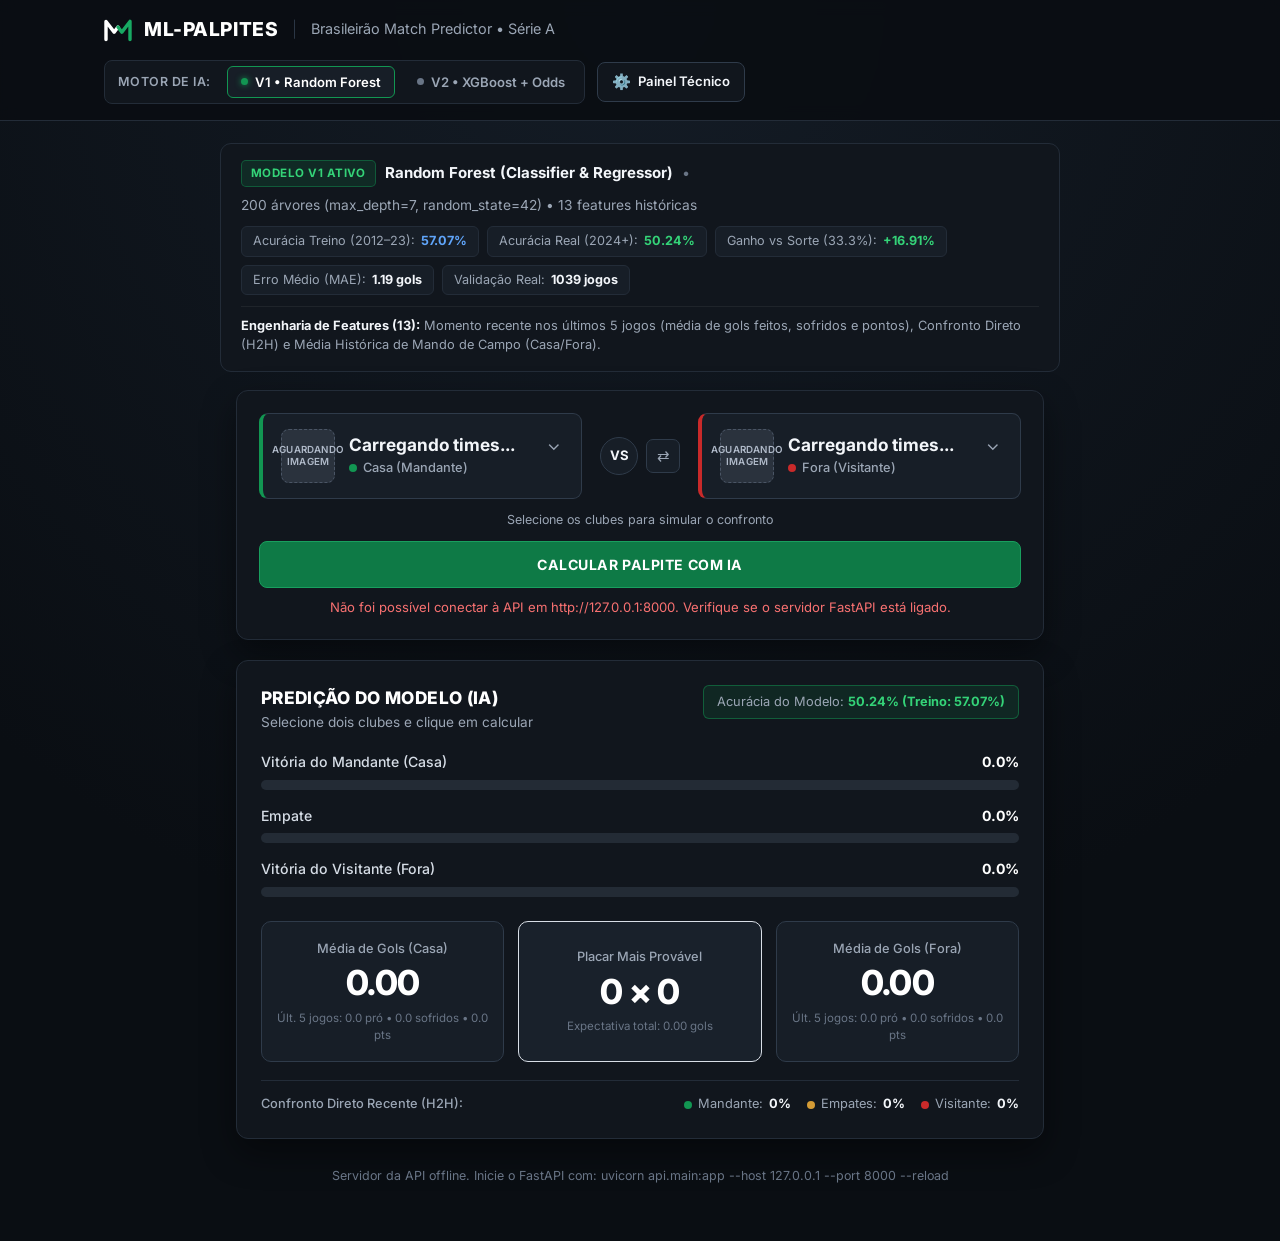
<file: frontend/index.html>
<!DOCTYPE html>
<html lang="pt-BR">
<head>
    <meta charset="UTF-8" />
    <meta name="viewport" content="width=device-width, initial-scale=1.0" />
    <title>ML-Palpites | Simulador Preditivo do Brasileirão (IA)</title>
    <!-- Fonte Inter para visual Editorial Esportivo de alto contraste -->
    <link rel="preconnect" href="https://fonts.googleapis.com" />
    <link rel="preconnect" href="https://fonts.gstatic.com" crossorigin />
    <link href="https://fonts.googleapis.com/css2?family=Inter:wght@400;500;600;700;800&display=swap" rel="stylesheet" />
    <link rel="stylesheet" href="estilo.css" />
</head>
<body>

    <!-- ==================== CABEÇALHO SUPERIOR ==================== -->
    <header class="cabecalho-topo">
        <div class="cabecalho-conteudo">
            <div class="marca-container">
                <!-- Ícone M geométrico inspirado no mockup -->
                <svg class="icone-marca" viewBox="0 0 32 28" fill="none" xmlns="http://www.w3.org/2000/svg" aria-hidden="true">
                    <path d="M2 25V4L11.5 16.5L16 10.5" stroke="#FFFFFF" stroke-width="4" stroke-linecap="round" stroke-linejoin="round"/>
                    <path d="M16 10.5L20.5 16.5L30 4V25" stroke="#18A963" stroke-width="4" stroke-linecap="round" stroke-linejoin="round"/>
                </svg>
                <span class="titulo-marca">ML-PALPITES</span>
                <span class="divisor-marca">|</span>
                <span class="subtitulo-marca">Brasileirão Match Predictor • Série A</span>
            </div>

            <!-- Seletor de Versão do Modelo (V1 vs V2) e Atalho ao Painel Técnico -->
            <div class="acoes-cabecalho">
                <div class="seletor-versao-container" role="group" aria-label="Selecionar Versão do Modelo de IA">
                    <span class="rotulo-seletor-versao">Motor de IA:</span>
                    <button type="button" id="btn-versao-v1" class="botao-versao ativo" onclick="selecionarVersaoModelo('v1')">
                        <span class="ponto-versao"></span>
                        V1 • Random Forest
                    </button>
                    <button type="button" id="btn-versao-v2" class="botao-versao" onclick="selecionarVersaoModelo('v2')">
                        <span class="ponto-versao"></span>
                        V2 • XGBoost + Odds
                    </button>
                </div>

                <a href="painel_tecnico.html" id="link-painel-tecnico" class="botao-painel-tecnico" title="Acessar comparativo de Regra Fixa, Forecast e Ficha Técnica">
                    <span class="icone-painel">⚙️</span>
                    Painel Técnico
                </a>
            </div>
        </div>
    </header>

    <!-- ==================== FICHA TÉCNICA COMPLETA DO MODELO ATIVO ==================== -->
    <section class="faixa-ficha-modelo" aria-label="Especificação Completa do Modelo de Machine Learning">
        <div class="ficha-topo-linha">
            <span class="badge-versao" id="ficha-badge-versao">MODELO V1 ATIVO</span>
            <strong class="ficha-algoritmo" id="ficha-nome-algoritmo">Random Forest (Classifier &amp; Regressor)</strong>
            <span class="ficha-separador">•</span>
            <span class="ficha-detalhes" id="ficha-parametros">200 árvores (max_depth=7) • 13 features históricas</span>
        </div>

        <!-- Pílulas de Métricas Completas do Modelo -->
        <div class="ficha-grade-pilulas">
            <div class="pilula-metrica" title="Taxa de acerto do modelo durante o aprendizado nos dados de 2012 a 2023">
                <span class="metrica-rotulo">Acurácia Treino (2012–23):</span>
                <strong class="metrica-valor destaque-azul" id="ficha-acuracia-treino">57.07%</strong>
            </div>
            <div class="pilula-metrica" title="Taxa de acerto em jogos reais inéditos de 2024 em diante">
                <span class="metrica-rotulo">Acurácia Real (2024+):</span>
                <strong class="metrica-valor destaque-verde" id="ficha-acuracia">50.24%</strong>
            </div>
            <div class="pilula-metrica" title="Vantagem da IA sobre o chute aleatório de 3 resultados (33.33%)">
                <span class="metrica-rotulo">Ganho vs Sorte (33.3%):</span>
                <strong class="metrica-valor destaque-verde" id="ficha-ganho-sorte">+16.91%</strong>
            </div>
            <div class="pilula-metrica" title="Erro médio absoluto na previsão do total de gols da partida">
                <span class="metrica-rotulo">Erro Médio (MAE):</span>
                <strong class="metrica-valor" id="ficha-erro-gols">1.19 gols</strong>
            </div>
            <div class="pilula-metrica" title="Quantidade de partidas reais de 2024+ usadas na validação">
                <span class="metrica-rotulo">Validação Real:</span>
                <strong class="metrica-valor" id="ficha-total-jogos">1039 jogos</strong>
            </div>
        </div>

        <p class="ficha-descricao-features" id="ficha-explicacao-features">
            <strong>Engenharia de Features:</strong> Momento recente (últimos 5 jogos: GF, GA, Pts), Confronto Direto (H2H) e Média Histórica de Mando de Campo.
        </p>
    </section>

    <!-- ==================== CONTEÚDO PRINCIPAL ==================== -->
    <main class="container-principal">

        <!-- 1. CARD DE SELEÇÃO DE CONFRONTO -->
        <section class="card-painel card-selecao" aria-label="Seleção de Confronto">
            <div class="grade-selecao-times">

                <!-- Lado Esquerdo: Time Mandante (CASA = VERDE) -->
                <div class="caixa-time caixa-mandante">
                    <div class="quadrado-imagem-placeholder" aria-label="Espaço para o escudo do time mandante">
                        <span>Aguardando<br/>imagem</span>
                    </div>
                    <div class="info-seletor-time">
                        <div class="envelope-select">
                            <select id="select-time-casa" class="select-clube" aria-label="Selecionar Time Mandante" onchange="aoTrocarTimeSelecionado()">
                                <option value="">Carregando times...</option>
                            </select>
                            <span class="seta-select" aria-hidden="true">⌄</span>
                        </div>
                        <span class="tag-mando tag-casa">
                            <span class="bolinha-cor bolinha-verde"></span>
                            Casa (Mandante)
                        </span>
                    </div>
                </div>

                <!-- Divisor Central Compacto: VS e Botão Inverter (não espreme os cards laterais) -->
                <div class="divisor-central-vs">
                    <div class="linha-vs-controles">
                        <div class="circulo-vs">VS</div>
                        <button type="button" id="btn-inverter-times" class="botao-inverter" onclick="inverterTimesSelecionados()" title="Inverter Mandante e Visitante">
                            ⇄
                        </button>
                    </div>
                </div>

                <!-- Lado Direito: Time Visitante (FORA = VERMELHO) -->
                <div class="caixa-time caixa-visitante">
                    <div class="quadrado-imagem-placeholder" aria-label="Espaço para o escudo do time visitante">
                        <span>Aguardando<br/>imagem</span>
                    </div>
                    <div class="info-seletor-time">
                        <div class="envelope-select">
                            <select id="select-time-fora" class="select-clube" aria-label="Selecionar Time Visitante" onchange="aoTrocarTimeSelecionado()">
                                <option value="">Carregando times...</option>
                            </select>
                            <span class="seta-select" aria-hidden="true">⌄</span>
                        </div>
                        <span class="tag-mando tag-fora">
                            <span class="bolinha-cor bolinha-vermelha"></span>
                            Fora (Visitante)
                        </span>
                    </div>
                </div>

            </div>

            <!-- Linha informativa do confronto centralizada abaixo dos cards -->
            <div class="resumo-confronto-barra" id="legenda-mando-campo">
                Selecione os clubes para simular o confronto
            </div>

            <!-- Botão de Execução -->
            <button type="button" id="btn-calcular-palpite" class="botao-calcular" onclick="calcularPalpiteComIA()">
                CALCULAR PALPITE COM IA
            </button>

            <!-- Mensagem de erro / aviso (oculta por padrão) -->
            <p id="mensagem-alerta" class="mensagem-alerta oculto"></p>
        </section>

        <!-- 2. CARD DE PREDIÇÃO DO MODELO (IA) -->
        <section id="secao-predicao" class="card-painel card-predicao" aria-live="polite">
            <div class="cabecalho-predicao">
                <div>
                    <h1 class="titulo-predicao">PREDIÇÃO DO MODELO (IA)</h1>
                    <p class="subtitulo-palpite" id="texto-palpite-ia">Selecione dois clubes e clique em calcular</p>
                </div>
                <div class="badge-confianca confianca-alta" id="badge-confianca-ia">
                    Acurácia do Modelo: <strong id="valor-confianca-ia">50.24% (Treino: 57.07%)</strong>
                </div>
            </div>

            <!-- Barras Horizontais de Probabilidade -->
            <div class="lista-barras-probabilidade">

                <!-- Barra 1: Vitória Mandante (SEMPRE VERDE) -->
                <div class="item-barra">
                    <div class="topo-barra">
                        <span class="rotulo-barra" id="rotulo-barra-casa">Vitória do Mandante (Casa)</span>
                        <strong class="percentual-barra" id="pct-barra-casa">0.0%</strong>
                    </div>
                    <div class="trilha-barra">
                        <div class="preenchimento-barra barra-casa-verde" id="barra-progresso-casa" style="width: 0%;"></div>
                    </div>
                </div>

                <!-- Barra 2: Empate (SEMPRE ÂMBAR / DOURADO) -->
                <div class="item-barra">
                    <div class="topo-barra">
                        <span class="rotulo-barra">Empate</span>
                        <strong class="percentual-barra" id="pct-barra-empate">0.0%</strong>
                    </div>
                    <div class="trilha-barra">
                        <div class="preenchimento-barra barra-empate-ambar" id="barra-progresso-empate" style="width: 0%;"></div>
                    </div>
                </div>

                <!-- Barra 3: Vitória Visitante (SEMPRE VERMELHO) -->
                <div class="item-barra">
                    <div class="topo-barra">
                        <span class="rotulo-barra" id="rotulo-barra-fora">Vitória do Visitante (Fora)</span>
                        <strong class="percentual-barra" id="pct-barra-fora">0.0%</strong>
                    </div>
                    <div class="trilha-barra">
                        <div class="preenchimento-barra barra-fora-vermelho" id="barra-progresso-fora" style="width: 0%;"></div>
                    </div>
                </div>

            </div>

            <!-- Grade Inferior: 3 Caixas de Métricas (Fiel ao Mockup) -->
            <div class="grade-metricas-inferiores">

                <!-- Card 1: Média de Gols Mandante -->
                <div class="card-metrica-jogo">
                    <span class="titulo-card-metrica" id="titulo-media-casa">Média de Gols (Casa)</span>
                    <strong class="numero-card-metrica" id="valor-media-casa">0.00</strong>
                    <span class="detalhe-card-metrica" id="detalhe-raiox-casa">Últ. 5 jogos: 0.0 pró • 0.0 sofridos • 0.0 pts</span>
                </div>

                <!-- Card 2: Placar Mais Provável (Destaque Central com Borda Clara) -->
                <div class="card-metrica-jogo card-placar-destaque">
                    <span class="titulo-card-metrica">Placar Mais Provável</span>
                    <strong class="numero-card-metrica" id="valor-placar-provavel">0 × 0</strong>
                    <span class="detalhe-card-metrica" id="detalhe-total-gols">Expectativa total: 0.00 gols</span>
                </div>

                <!-- Card 3: Média de Gols Visitante -->
                <div class="card-metrica-jogo">
                    <span class="titulo-card-metrica" id="titulo-media-fora">Média de Gols (Fora)</span>
                    <strong class="numero-card-metrica" id="valor-media-fora">0.00</strong>
                    <span class="detalhe-card-metrica" id="detalhe-raiox-fora">Últ. 5 jogos: 0.0 pró • 0.0 sofridos • 0.0 pts</span>
                </div>

            </div>

            <!-- Faixa de Retrospecto Direto (H2H) -->
            <div class="faixa-retrospecto-h2h">
                <span class="titulo-h2h">Confronto Direto Recente (H2H):</span>
                <div class="itens-h2h">
                    <span class="item-h2h"><span class="bolinha-cor bolinha-verde"></span> Mandante: <strong id="h2h-casa-pct">0%</strong></span>
                    <span class="item-h2h"><span class="bolinha-cor bolinha-ambar"></span> Empates: <strong id="h2h-empate-pct">0%</strong></span>
                    <span class="item-h2h"><span class="bolinha-cor bolinha-vermelha"></span> Visitante: <strong id="h2h-fora-pct">0%</strong></span>
                </div>
            </div>
        </section>

        <!-- 3. RODAPÉ DE TRANSPARÊNCIA E DESEMPENHO DA IA -->
        <footer class="rodape-transparencia" id="rodape-metricas-ia">
            Carregando métricas de validação em dados reais (2024+)...
        </footer>

    </main>

    <!-- Script de integração com a API FastAPI -->
    <script src="app.js"></script>
</body>
</html>
</file>
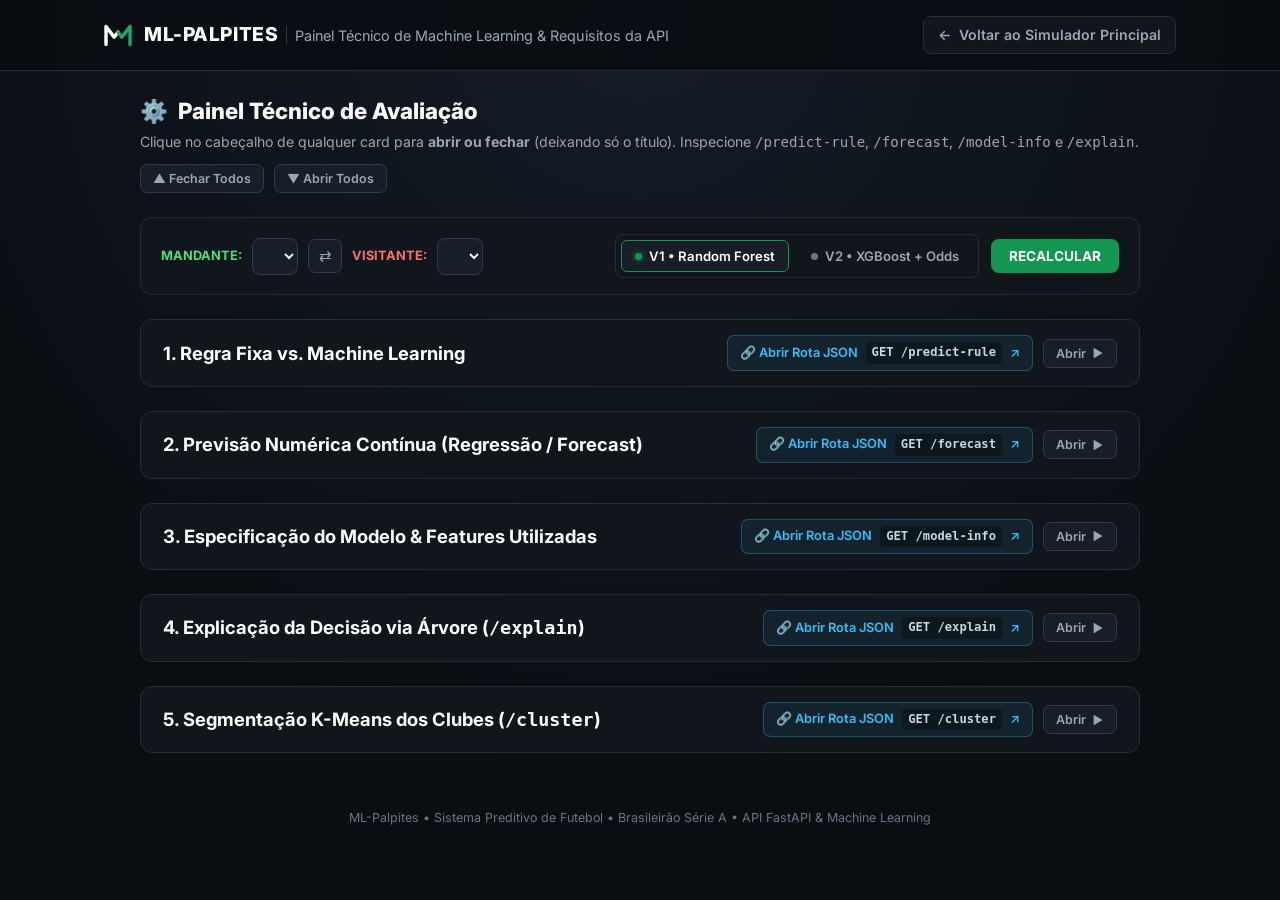
<file: frontend/painel_tecnico.html>
<!DOCTYPE html>
<html lang="pt-BR">
<head>
    <meta charset="UTF-8" />
    <meta name="viewport" content="width=device-width, initial-scale=1.0" />
    <title>ML-Palpites | Painel Técnico e Diagnóstico de Modelos (IA)</title>
    <!-- Fonte Inter para padrão visual Editorial Esportivo -->
    <link rel="preconnect" href="https://fonts.googleapis.com" />
    <link rel="preconnect" href="https://fonts.gstatic.com" crossorigin />
    <link href="https://fonts.googleapis.com/css2?family=Inter:wght@400;500;600;700;800&display=swap" rel="stylesheet" />
    <link rel="stylesheet" href="estilo.css" />
</head>
<body>

    <!-- ==================== CABEÇALHO SUPERIOR ==================== -->
    <header class="cabecalho-topo">
        <div class="cabecalho-conteudo">
            <div class="marca-container">
                <svg class="icone-marca" viewBox="0 0 32 28" fill="none" xmlns="http://www.w3.org/2000/svg" aria-hidden="true">
                    <path d="M2 25V4L11.5 16.5L16 10.5" stroke="#FFFFFF" stroke-width="4" stroke-linecap="round" stroke-linejoin="round"/>
                    <path d="M16 10.5L20.5 16.5L30 4V25" stroke="#18A963" stroke-width="4" stroke-linecap="round" stroke-linejoin="round"/>
                </svg>
                <div>
                    <span class="titulo-marca">ML-PALPITES</span>
                    <span class="divisor-marca">|</span>
                    <span class="subtitulo-marca">Painel Técnico de Machine Learning &amp; Requisitos da API</span>
                </div>
            </div>

            <!-- Botão para voltar à página principal -->
            <a href="index.html" class="botao-voltar" id="btn-voltar-simulador" title="Retornar ao Simulador Principal de Partidas">
                <span>←</span> Voltar ao Simulador Principal
            </a>
        </div>
    </header>

    <!-- ==================== CONTEÚDO PRINCIPAL ==================== -->
    <main class="container-painel-tecnico">

        <!-- Barra de Título e Contexto -->
        <div class="barra-retorno">
            <div>
                <h1 class="titulo-pagina-tecnica">
                    <span>⚙️</span> Painel Técnico de Avaliação
                </h1>
                <p class="subtitulo-pagina-tecnica">
                    Clique no cabeçalho de qualquer card para <strong>abrir ou fechar</strong> (deixando só o título). Inspecione <code>/predict-rule</code>, <code>/forecast</code>, <code>/model-info</code> e <code>/explain</code>.
                </p>
            </div>
            <div class="acoes-topo-card">
                <button type="button" class="botao-abre-fecha-card" onclick="alternarTodosOsCards(false)" title="Deixar todos os cards apenas com o título">
                    ▲ Fechar Todos
                </button>
                <button type="button" class="botao-abre-fecha-card" onclick="alternarTodosOsCards(true)" title="Abrir todos os cards">
                    ▼ Abrir Todos
                </button>
            </div>
        </div>

        <!-- FAIXA DE CONTROLE: SELEÇÃO RÁPIDA DE CONFRONTO E VERSÃO DO MODELO -->
        <section class="faixa-controle-painel" aria-label="Controle de Simulação">
            <div class="grupo-controles-times">
                <label for="select-painel-casa" style="font-size: 0.8rem; font-weight: 700; color: #4ade80;">MANDANTE:</label>
                <select id="select-painel-casa" class="select-painel" onchange="aoTrocarTimePainel()"></select>

                <button type="button" class="botao-inverter" onclick="inverterTimesPainel()" title="Inverter Mando de Campo" style="padding: 6px 10px;">
                    ⇄
                </button>

                <label for="select-painel-fora" style="font-size: 0.8rem; font-weight: 700; color: #f87171;">VISITANTE:</label>
                <select id="select-painel-fora" class="select-painel" onchange="aoTrocarTimePainel()"></select>
            </div>

            <!-- Seletor de Versão -->
            <div class="acoes-cabecalho">
                <div class="seletor-versao-container" role="group" aria-label="Selecionar Motor de IA">
                    <button type="button" id="btn-painel-v1" class="botao-versao ativo" onclick="selecionarVersaoPainel('v1')">
                        <span class="ponto-versao"></span>
                        V1 • Random Forest
                    </button>
                    <button type="button" id="btn-painel-v2" class="botao-versao" onclick="selecionarVersaoPainel('v2')">
                        <span class="ponto-versao"></span>
                        V2 • XGBoost + Odds
                    </button>
                </div>

                <button type="button" class="botao-recalcular-painel" onclick="executarDiagnosticoCompleto()">
                    RECALCULAR
                </button>
            </div>
        </section>

        <!-- ==================== CARD 1: REGRA FIXA VS MACHINE LEARNING (/predict-rule) ==================== -->
        <section class="card-secao-tecnica recolhido" id="card-predict-rule" aria-label="Comparativo Regra Fixa vs ML">
            <div class="topo-card-tecnico" onclick="alternarCardTecnico('card-predict-rule')">
                <div>
                    <h2 class="titulo-card-tecnico">1. Regra Fixa vs. Machine Learning</h2>
                    <p class="descricao-card-tecnico">
                        Comparação direta do mesmo confronto resolvido por uma regra heurística fixa (<code>if / else</code> manual) contra os modelos de Machine Learning.
                    </p>
                </div>
                <div class="acoes-topo-card">
                    <a id="link-externo-predict-rule" href="http://127.0.0.1:8000/predict-rule?time_casa=Palmeiras&time_fora=Flamengo%20RJ&versao=v1" target="_blank" rel="noopener noreferrer" class="link-rota-externa" onclick="event.stopPropagation()" title="Abrir JSON puro desta rota diretamente em uma nova aba do navegador">
                        <span>🔗 Abrir Rota JSON</span>
                        <span class="url-rota-tag" id="tag-url-predict-rule">GET /predict-rule</span>
                        <span>↗</span>
                    </a>
                    <button type="button" class="botao-abre-fecha-card" aria-label="Alternar exibição do card">
                        <span class="texto-abre-fecha">Abrir</span>
                        <span class="seta-abre-fecha">▼</span>
                    </button>
                </div>
            </div>

            <div class="corpo-card-tecnico">
                <!-- Indicador de Concordância -->
                <div style="display: flex; align-items: center; justify-content: space-between; flex-wrap: wrap; gap: 8px;">
                    <span style="font-size: 0.85rem; color: var(--texto-secundario);">
                        Confronto avaliado: <strong id="lbl-confronto-regra" style="color: #ffffff;">Palmeiras vs Flamengo RJ</strong>
                    </span>
                    <span id="badge-concordancia-regra" class="badge-concordancia concordam-sim">
                        Verificando...
                    </span>
                </div>

                <!-- Grade com Lado a Lado -->
                <div class="grade-comparativo-regras">
                    <!-- Coluna Regra Fixa -->
                    <div class="coluna-regra coluna-regra-fixa">
                        <div class="cabecalho-coluna">
                            <span class="nome-metodo">Regra Fixa Heurística (Sem IA)</span>
                            <span style="font-size: 0.75rem; color: #fbbf24; font-weight: 700;">Acurácia Histórica: 44.10%</span>
                        </div>
                        <div>
                            <div style="font-size: 0.78rem; color: var(--texto-suave);">PALPITE CALCULADO:</div>
                            <div class="valor-palpite-comparativo" id="palpite-regra-fixa" style="color: #fbbf24;">Carregando...</div>
                        </div>
                        <div class="detalhe-logica-regra" id="explicacao-regra-fixa">
                            Calculando lógica da regra fixa...
                        </div>
                        <div style="font-size: 0.78rem; color: var(--texto-suave);">
                            Critério: <code>(Pontos Mandante + 0.35 mando) - Pontos Visitante</code>. Diferença &gt; 0.40 = Casa; &lt; -0.40 = Fora; senão Empate.
                        </div>
                    </div>

                    <!-- Coluna Machine Learning -->
                    <div class="coluna-regra coluna-ml">
                        <div class="cabecalho-coluna">
                            <span class="nome-metodo" id="nome-metodo-ml">Machine Learning (V1 • Random Forest)</span>
                            <span style="font-size: 0.75rem; color: #4ade80; font-weight: 700;" id="acuracia-ml-badge">Acurácia Real: 50.24%</span>
                        </div>
                        <div>
                            <div style="font-size: 0.78rem; color: var(--texto-suave);">PALPITE DA IA:</div>
                            <div class="valor-palpite-comparativo" id="palpite-ml-ia" style="color: #4ade80;">Carregando...</div>
                        </div>
                        <div class="detalhe-logica-regra" id="detalhes-ml-ia">
                            Processando probabilidades...
                        </div>
                        <div style="font-size: 0.78rem; color: var(--texto-suave);" id="vantagem-ia-rotulo">
                            Vantagem de acurácia sobre a regra fixa: <strong>+6.14%</strong>
                        </div>
                    </div>
                </div>

                <!-- Bloco de Conclusão Técnica -->
                <div class="bloco-conclusao-comparativo" id="conclusao-comparativo-texto">
                    Carregando análise técnica comparativa...
                </div>
            </div>
        </section>

        <!-- ==================== CARD 2: PREVISÃO NUMÉRICA / FORECAST DE GOLS (/forecast) ==================== -->
        <section class="card-secao-tecnica recolhido" id="card-forecast" aria-label="Previsão Numérica de Gols">
            <div class="topo-card-tecnico" onclick="alternarCardTecnico('card-forecast')">
                <div>
                    <h2 class="titulo-card-tecnico">2. Previsão Numérica Contínua (Regressão / Forecast)</h2>
                    <p class="descricao-card-tecnico">
                        Modelo de regressão supervisionada dedicado a estimar o total contínuo de gols da partida e a expectativa de cada equipe.
                    </p>
                </div>
                <div class="acoes-topo-card">
                    <a id="link-externo-forecast" href="http://127.0.0.1:8000/forecast?time_casa=Palmeiras&time_fora=Flamengo%20RJ&versao=v1" target="_blank" rel="noopener noreferrer" class="link-rota-externa" onclick="event.stopPropagation()" title="Abrir JSON puro desta rota diretamente em uma nova aba do navegador">
                        <span>🔗 Abrir Rota JSON</span>
                        <span class="url-rota-tag" id="tag-url-forecast">GET /forecast</span>
                        <span>↗</span>
                    </a>
                    <button type="button" class="botao-abre-fecha-card" aria-label="Alternar exibição do card">
                        <span class="texto-abre-fecha">Abrir</span>
                        <span class="seta-abre-fecha">▼</span>
                    </button>
                </div>
            </div>

            <div class="corpo-card-tecnico">
                <div class="grade-forecast">
                    <div class="card-forecast-item">
                        <span class="forecast-label">Total de Gols Esperados</span>
                        <strong class="forecast-valor" id="forecast-total-gols" style="color: #38bdf8;">--</strong>
                        <span class="forecast-sub">Expectativa contínua do Regressor</span>
                    </div>

                    <div class="card-forecast-item">
                        <span class="forecast-label">Placar Mais Provável</span>
                        <strong class="forecast-valor" id="forecast-placar" style="color: #4ade80;">--</strong>
                        <span class="forecast-sub" id="forecast-divisao-gols">Mandante vs Visitante</span>
                    </div>

                    <div class="card-forecast-item">
                        <span class="forecast-label">Mercado de Gols</span>
                        <strong class="forecast-valor" id="forecast-mercado" style="font-size: 1.05rem; color: #fbbf24;">--</strong>
                        <span class="forecast-sub">Linha padrão Over / Under 2.5</span>
                    </div>

                    <div class="card-forecast-item">
                        <span class="forecast-label">Erro Médio Absoluto (MAE)</span>
                        <strong class="forecast-valor" id="forecast-mae">1.19 gols</strong>
                        <span class="forecast-sub">Desvio médio no teste real (2024+)</span>
                    </div>
                </div>
            </div>
        </section>

        <!-- ==================== CARD 3: MODEL-INFO E ENGENHARIA DE FEATURES (/model-info) ==================== -->
        <section class="card-secao-tecnica recolhido" id="card-model-info" aria-label="Ficha Técnica do Modelo">
            <div class="topo-card-tecnico" onclick="alternarCardTecnico('card-model-info')">
                <div>
                    <h2 class="titulo-card-tecnico">3. Especificação do Modelo &amp; Features Utilizadas</h2>
                    <p class="descricao-card-tecnico">
                        Metadados completos do modelo ativo em memória, hiperparâmetros de treinamento e catálogo das features de entrada.
                    </p>
                </div>
                <div class="acoes-topo-card">
                    <a id="link-externo-model-info" href="http://127.0.0.1:8000/model-info?versao=v1" target="_blank" rel="noopener noreferrer" class="link-rota-externa" onclick="event.stopPropagation()" title="Abrir JSON puro desta rota diretamente em uma nova aba do navegador">
                        <span>🔗 Abrir Rota JSON</span>
                        <span class="url-rota-tag" id="tag-url-model-info">GET /model-info</span>
                        <span>↗</span>
                    </a>
                    <button type="button" class="botao-abre-fecha-card" aria-label="Alternar exibição do card">
                        <span class="texto-abre-fecha">Abrir</span>
                        <span class="seta-abre-fecha">▼</span>
                    </button>
                </div>
            </div>

            <div class="corpo-card-tecnico">
                <!-- Ficha Sintética -->
                <div class="grade-forecast" style="grid-template-columns: repeat(auto-fit, minmax(220px, 1fr));">
                    <div class="card-forecast-item">
                        <span class="forecast-label">Algoritmo Classificador</span>
                        <strong style="font-size: 0.92rem; color: #ffffff;" id="info-classificador">--</strong>
                        <span class="forecast-sub">Classificação de resultado (H / D / A)</span>
                    </div>

                    <div class="card-forecast-item">
                        <span class="forecast-label">Algoritmo Regressor</span>
                        <strong style="font-size: 0.92rem; color: #ffffff;" id="info-regressor">--</strong>
                        <span class="forecast-sub">Expectativa contínua de gols</span>
                    </div>

                    <div class="card-forecast-item">
                        <span class="forecast-label">Total de Features</span>
                        <strong class="forecast-valor" id="info-total-features" style="color: #38bdf8;">--</strong>
                        <span class="forecast-sub">Variáveis simultâneas de entrada</span>
                    </div>

                    <div class="card-forecast-item">
                        <span class="forecast-label">Acurácia no Teste Real</span>
                        <strong class="forecast-valor" id="info-acuracia-real" style="color: #4ade80;">--</strong>
                        <span class="forecast-sub" id="info-total-jogos">Validação em 1039 jogos de 2024+</span>
                    </div>
                </div>

                <!-- Catálogo de Features Usadas -->
                <div>
                    <h3 style="font-size: 0.95rem; font-weight: 700; color: #ffffff; margin-bottom: 10px;">
                        Catálogo de Features Ativas (<span id="contador-features">13</span> variáveis):
                    </h3>
                    <div class="grade-features" id="grade-features-container">
                        <!-- Preenchido dinamicamente pelo painel_tecnico.js -->
                    </div>
                </div>
            </div>
        </section>

        <!-- ==================== CARD 4: EXPLICAÇÃO DA DECISÃO VIA ÁRVORE (/explain) ==================== -->
        <section class="card-secao-tecnica recolhido" id="card-explain" aria-label="Explicação da Árvore de Decisão">
            <div class="topo-card-tecnico" onclick="alternarCardTecnico('card-explain')">
                <div>
                    <h2 class="titulo-card-tecnico">4. Explicação da Decisão via Árvore (<code>/explain</code>)</h2>
                    <p class="descricao-card-tecnico">
                        Interpretabilidade da IA: caminho de cortes da Árvore de Decisão e peso das variáveis que justificam por que o time vence.
                    </p>
                </div>
                <div class="acoes-topo-card">
                    <a id="link-externo-explain" href="http://127.0.0.1:8000/explain?time_casa=Palmeiras&time_fora=Flamengo%20RJ&versao=v1" target="_blank" rel="noopener noreferrer" class="link-rota-externa" onclick="event.stopPropagation()" title="Abrir JSON puro desta rota diretamente em uma nova aba do navegador">
                        <span>🔗 Abrir Rota JSON</span>
                        <span class="url-rota-tag" id="tag-url-explain">GET /explain</span>
                        <span>↗</span>
                    </a>
                    <button type="button" class="botao-abre-fecha-card" aria-label="Alternar exibição do card">
                        <span class="texto-abre-fecha">Abrir</span>
                        <span class="seta-abre-fecha">▼</span>
                    </button>
                </div>
            </div>

            <div class="corpo-card-tecnico">
                <!-- Pergunta Respondida e Decisão Final -->
                <div class="caixa-pergunta-explain">
                    <div>
                        <div style="font-size: 0.76rem; color: #38bdf8; font-weight: 700; text-transform: uppercase;">
                            PERGUNTA RESPONDIDA PELA ÁRVORE (<span id="explain-tipo-modelo">Random Forest V1</span>):
                        </div>
                        <div style="font-size: 1.02rem; font-weight: 700; color: #ffffff; margin-top: 3px;" id="explain-pergunta">
                            Carregando pergunta...
                        </div>
                    </div>
                    <span class="badge-concordancia concordam-sim" id="explain-decisao-badge">
                        Decisão: --
                    </span>
                </div>

                <!-- Caminho Passo a Passo da Árvore (Galhos) -->
                <div>
                    <h3 style="font-size: 0.92rem; font-weight: 700; color: #ffffff; margin-bottom: 10px;">
                        🌳 Caminho de Decisão da Árvore (Regras Acionadas Passo a Passo):
                    </h3>
                    <div class="grade-passos-arvore" id="explain-passos-container">
                        <!-- Preenchido dinamicamente pelo painel_tecnico.js -->
                    </div>
                </div>

                <!-- Top 5 Fatores Mais Importantes -->
                <div>
                    <h3 style="font-size: 0.92rem; font-weight: 700; color: #ffffff; margin-bottom: 10px;">
                        📊 Top 5 Variáveis de Maior Peso na Decisão:
                    </h3>
                    <div class="lista-fatores-explain" id="explain-fatores-container">
                        <!-- Preenchido dinamicamente pelo painel_tecnico.js -->
                    </div>
                </div>

                <!-- Resumo em Linguagem Humana -->
                <div class="bloco-conclusao-comparativo" id="explain-resumo-texto">
                    Carregando explicação detalhada da árvore...
                </div>
            </div>
        </section>

        <!-- ==================== CARD 5: SEGMENTAÇÃO AUTOMÁTICA K-MEANS (/cluster) ==================== -->
        <section class="card-secao-tecnica recolhido" id="card-cluster" aria-label="Segmentação K-Means dos Clubes">
            <div class="topo-card-tecnico" onclick="alternarCardTecnico('card-cluster')">
                <div>
                    <h2 class="titulo-card-tecnico">5. Segmentação K-Means dos Clubes (<code>/cluster</code>)</h2>
                    <p class="descricao-card-tecnico">
                        Agrupamento automático não-supervisionado de todos os 38 clubes do Brasileirão em 4 perfis estatísticos por força de ataque e aproveitamento.
                    </p>
                </div>
                <div class="acoes-topo-card">
                    <a id="link-externo-cluster" href="http://127.0.0.1:8000/cluster?time_casa=Palmeiras&time_fora=Flamengo%20RJ" target="_blank" rel="noopener noreferrer" class="link-rota-externa" onclick="event.stopPropagation()" title="Abrir JSON puro desta rota diretamente em uma nova aba do navegador">
                        <span>🔗 Abrir Rota JSON</span>
                        <span class="url-rota-tag" id="tag-url-cluster">GET /cluster</span>
                        <span>↗</span>
                    </a>
                    <button type="button" class="botao-abre-fecha-card" aria-label="Alternar exibição do card">
                        <span class="texto-abre-fecha">Abrir</span>
                        <span class="seta-abre-fecha">▼</span>
                    </button>
                </div>
            </div>

            <div class="corpo-card-tecnico">
                <!-- Destaque dos Clubes do Confronto Selecionado -->
                <div class="caixa-pergunta-explain" style="border-left-color: #10b981;">
                    <div style="display: flex; flex-direction: column; gap: 4px;">
                        <span style="font-size: 0.76rem; color: #10b981; font-weight: 700; text-transform: uppercase;">
                            ENQUADRAMENTO DO CONFRONTO ATUAL NO K-MEANS:
                        </span>
                        <div style="font-size: 0.95rem; color: #ffffff;" id="cluster-confronto-texto">
                            Carregando enquadramento dos times...
                        </div>
                    </div>
                    <span class="badge-concordancia concordam-sim" id="badge-cluster-comparativo">
                        Escalão: --
                    </span>
                </div>

                <!-- Imagem do Gráfico Gerado com Todos os Times -->
                <div>
                    <h3 style="font-size: 0.92rem; font-weight: 700; color: #ffffff; margin-bottom: 8px;">
                        📈 Mapa Visual de Dispersão K-Means (Todos os 38 Clubes Agrupados):
                    </h3>
                    <img src="grafico_clusters_kmeans.png" alt="Gráfico K-Means dos Clubes do Brasileirão" class="imagem-grafico-cluster" />
                </div>

                <!-- Grade com a Lista Completa dos Clubes em Cada Cluster -->
                <div>
                    <h3 style="font-size: 0.92rem; font-weight: 700; color: #ffffff; margin-bottom: 10px;">
                        📋 Catálogo Completo dos Clubes por Cluster:
                    </h3>
                    <div class="grade-grupos-clusters" id="cluster-grupos-container">
                        <!-- Preenchido dinamicamente pelo painel_tecnico.js -->
                    </div>
                </div>
            </div>
        </section>

    </main>

    <footer class="rodape-transparencia">
        ML-Palpites • Sistema Preditivo de Futebol • Brasileirão Série A • API FastAPI &amp; Machine Learning
    </footer>

    <!-- Script de lógica do Painel Técnico -->
    <script src="painel_tecnico.js"></script>
</body>
</html>
</file>
<file: frontend/estilo.css>
/* ==========================================================================
   ML-PALPITES | ESTILO EDITORIAL ESPORTIVO (Baseado em modelofront/mockup_taste.jpg)
   Cores:
   - Casa (Mandante): Verde (#129652)
   - Empate: Âmbar / Dourado (#d49b35)
   - Fora (Visitante): Vermelho (#c92a2a)
   ========================================================================== */

:root {
    --fundo-pagina: #0a0e13;
    --fundo-card-externo: #11161d;
    --fundo-card-interno: #171e27;
    --fundo-trilha-barra: #232b35;
    --fundo-placeholder-cinza: #2a323d;

    --borda-sutil: #232c38;
    --borda-media: #2f3b4a;
    --borda-destaque-branca: #d8dee6;

    --texto-principal: #f3f6fa;
    --texto-secundario: #9ba6b5;
    --texto-suave: #697586;

    /* Cores Obrigatórias de Mando de Campo */
    --cor-casa-verde: #129652;
    --cor-casa-verde-hover: #15b060;
    --cor-empate-ambar: #d49b35;
    --cor-fora-vermelho: #c92a2a;

    --fonte-principal: 'Inter', -apple-system, BlinkMacSystemFont, "Segoe UI", Roboto, sans-serif;
}

* {
    box-sizing: border-box;
    margin: 0;
    padding: 0;
}

body {
    background-color: var(--fundo-pagina);
    background-image: radial-gradient(circle at 50% 0%, #141c26 0%, #0a0e13 70%);
    color: var(--texto-principal);
    font-family: var(--fonte-principal);
    min-height: 100vh;
    line-height: 1.45;
    -webkit-font-smoothing: antialiased;
}

/* ==================== 1. CABEÇALHO SUPERIOR ==================== */
.cabecalho-topo {
    width: 100%;
    border-bottom: 1px solid var(--borda-sutil);
    background-color: rgba(10, 14, 19, 0.92);
    backdrop-filter: blur(8px);
}

.cabecalho-conteudo {
    max-width: 1120px;
    margin: 0 auto;
    padding: 16px 24px;
    display: flex;
    align-items: center;
    justify-content: space-between;
    flex-wrap: wrap;
    gap: 16px;
}

.marca-container {
    display: flex;
    align-items: center;
    gap: 12px;
}

.icone-marca {
    width: 28px;
    height: 24px;
    flex-shrink: 0;
}

.titulo-marca {
    font-size: 1.2rem;
    font-weight: 800;
    letter-spacing: 0.03em;
    color: #ffffff;
}

.divisor-marca {
    color: var(--borda-media);
    font-weight: 300;
    margin: 0 2px;
}

.subtitulo-marca {
    font-size: 0.9rem;
    font-weight: 400;
    color: var(--texto-secundario);
}

/* Seletor V1 vs V2 */
.seletor-versao-container {
    display: flex;
    align-items: center;
    gap: 8px;
    background-color: var(--fundo-card-externo);
    padding: 5px;
    border-radius: 8px;
    border: 1px solid var(--borda-sutil);
}

.rotulo-seletor-versao {
    font-size: 0.78rem;
    font-weight: 600;
    color: var(--texto-secundario);
    padding: 0 8px;
    text-transform: uppercase;
    letter-spacing: 0.04em;
}

.botao-versao {
    display: inline-flex;
    align-items: center;
    gap: 7px;
    background: transparent;
    border: 1px solid transparent;
    color: var(--texto-secundario);
    font-family: var(--fonte-principal);
    font-size: 0.82rem;
    font-weight: 600;
    padding: 7px 13px;
    border-radius: 6px;
    cursor: pointer;
    transition: all 0.2s ease;
}

.botao-versao:hover {
    color: var(--texto-principal);
    background-color: rgba(255, 255, 255, 0.04);
}

.botao-versao.ativo {
    background-color: var(--fundo-card-interno);
    border-color: var(--cor-casa-verde);
    color: #ffffff;
}

.ponto-versao {
    width: 7px;
    height: 7px;
    border-radius: 50%;
    background-color: var(--texto-suave);
    transition: background-color 0.2s ease;
}

.botao-versao.ativo .ponto-versao {
    background-color: var(--cor-casa-verde);
    box-shadow: 0 0 6px var(--cor-casa-verde);
}

/* Grupo de Ações do Cabeçalho e Botão Painel Técnico */
.acoes-cabecalho {
    display: flex;
    align-items: center;
    gap: 12px;
    flex-wrap: wrap;
}

.botao-painel-tecnico {
    display: inline-flex;
    align-items: center;
    gap: 7px;
    background-color: var(--fundo-card-externo);
    border: 1px solid var(--borda-media);
    color: var(--texto-principal);
    font-family: var(--fonte-principal);
    font-size: 0.82rem;
    font-weight: 600;
    padding: 8px 14px;
    border-radius: 8px;
    text-decoration: none;
    cursor: pointer;
    transition: all 0.2s ease;
}

.botao-painel-tecnico:hover {
    background-color: #16202c;
    border-color: #38bdf8;
    color: #ffffff;
    box-shadow: 0 4px 12px rgba(56, 189, 248, 0.15);
    transform: translateY(-1px);
}

.icone-painel {
    font-size: 0.95rem;
}

/* ==================== 2. FAIXA DE FICHA TÉCNICA COMPLETA DO MODELO ==================== */
.faixa-ficha-modelo {
    max-width: 840px;
    margin: 22px auto 0;
    padding: 16px 20px;
    background-color: var(--fundo-card-externo);
    border: 1px solid var(--borda-sutil);
    border-radius: 11px;
    display: flex;
    flex-direction: column;
    gap: 11px;
}

.ficha-topo-linha {
    display: flex;
    align-items: center;
    flex-wrap: wrap;
    gap: 9px;
    font-size: 0.9rem;
}

.badge-versao {
    background-color: rgba(18, 150, 82, 0.16);
    color: #34d378;
    border: 1px solid rgba(18, 150, 82, 0.45);
    font-size: 0.72rem;
    font-weight: 700;
    padding: 4px 9px;
    border-radius: 5px;
    letter-spacing: 0.04em;
}

.ficha-algoritmo {
    color: var(--texto-principal);
    font-weight: 700;
    font-size: 0.94rem;
}

.ficha-separador {
    color: var(--texto-suave);
}

.ficha-detalhes {
    color: var(--texto-secundario);
    font-size: 0.86rem;
}

.ficha-grade-pilulas {
    display: flex;
    align-items: center;
    flex-wrap: wrap;
    gap: 8px;
}

.pilula-metrica {
    background-color: var(--fundo-card-interno);
    border: 1px solid var(--borda-sutil);
    padding: 5px 11px;
    border-radius: 6px;
    font-size: 0.79rem;
    display: inline-flex;
    align-items: center;
    gap: 6px;
}

.metrica-rotulo {
    color: var(--texto-secundario);
}

.metrica-valor {
    color: var(--texto-principal);
    font-weight: 700;
}

.destaque-verde {
    color: #34d378;
}

.destaque-azul {
    color: #60a5fa;
}

.ficha-descricao-features {
    padding-top: 9px;
    border-top: 1px solid rgba(255, 255, 255, 0.06);
    font-size: 0.8rem;
    color: var(--texto-secundario);
    line-height: 1.5;
}

.ficha-descricao-features strong {
    color: var(--texto-principal);
}

/* ==================== 3. CONTAINER E CARDS PRINCIPAIS ==================== */
.container-principal {
    max-width: 840px;
    margin: 18px auto 48px;
    padding: 0 16px;
    display: flex;
    flex-direction: column;
    gap: 20px;
}

.card-painel {
    background-color: var(--fundo-card-externo);
    border: 1px solid var(--borda-sutil);
    border-radius: 12px;
    padding: 22px;
    box-shadow: 0 14px 34px rgba(0, 0, 0, 0.42);
}

/* ==================== 4. CARD DE SELEÇÃO DE TIMES ==================== */
/* Os dois cards laterais crescem até o centro (1fr auto 1fr) para nunca cortar o nome */
.grade-selecao-times {
    display: grid;
    grid-template-columns: minmax(0, 1fr) auto minmax(0, 1fr);
    align-items: center;
    gap: 16px;
}

.caixa-time {
    background-color: var(--fundo-card-interno);
    border: 1px solid var(--borda-media);
    border-radius: 9px;
    padding: 15px 18px;
    display: flex;
    align-items: center;
    gap: 14px;
    width: 100%;
    transition: border-color 0.2s ease;
}

/* Referência visual: Casa = Verde, Fora = Vermelho */
.caixa-mandante {
    border-left: 4px solid var(--cor-casa-verde);
}

.caixa-visitante {
    border-left: 4px solid var(--cor-fora-vermelho);
}

/* Quadrado Cinza "Aguardando imagem" no lugar do escudo */
.quadrado-imagem-placeholder {
    width: 54px;
    height: 54px;
    min-width: 54px;
    background-color: var(--fundo-placeholder-cinza);
    border: 1px dashed #4a5565;
    border-radius: 8px;
    display: flex;
    align-items: center;
    justify-content: center;
    text-align: center;
    padding: 4px;
}

.quadrado-imagem-placeholder span {
    font-size: 0.61rem;
    font-weight: 600;
    line-height: 1.15;
    color: #b0bac9;
    text-transform: uppercase;
    letter-spacing: 0.02em;
}

.info-seletor-time {
    flex: 1;
    min-width: 0;
    display: flex;
    flex-direction: column;
    gap: 4px;
}

.envelope-select {
    position: relative;
    width: 100%;
    display: flex;
    align-items: center;
}

.select-clube {
    width: 100%;
    appearance: none;
    -webkit-appearance: none;
    background: transparent;
    border: none;
    color: var(--texto-principal);
    font-family: var(--fonte-principal);
    font-size: 1.08rem;
    font-weight: 700;
    padding-right: 22px;
    cursor: pointer;
    outline: none;
    white-space: nowrap;
}

.select-clube option {
    background-color: var(--fundo-card-interno);
    color: var(--texto-principal);
    font-size: 0.95rem;
    font-weight: 500;
}

.seta-select {
    position: absolute;
    right: 2px;
    pointer-events: none;
    color: var(--texto-secundario);
    font-size: 1.1rem;
    line-height: 1;
}

.tag-mando {
    display: inline-flex;
    align-items: center;
    gap: 6px;
    font-size: 0.8rem;
    color: var(--texto-secundario);
    font-weight: 500;
}

.bolinha-cor {
    width: 8px;
    height: 8px;
    border-radius: 50%;
    display: inline-block;
    flex-shrink: 0;
}

.bolinha-verde {
    background-color: var(--cor-casa-verde);
}

.bolinha-ambar {
    background-color: var(--cor-empate-ambar);
}

.bolinha-vermelha {
    background-color: var(--cor-fora-vermelho);
}

/* Centro Compacto VS + Botão Inverter */
.divisor-central-vs {
    display: flex;
    align-items: center;
    justify-content: center;
    padding: 0 2px;
}

.linha-vs-controles {
    display: flex;
    align-items: center;
    gap: 8px;
}

.circulo-vs {
    width: 38px;
    height: 38px;
    border-radius: 50%;
    background-color: var(--fundo-card-interno);
    border: 1px solid var(--borda-media);
    display: flex;
    align-items: center;
    justify-content: center;
    font-size: 0.82rem;
    font-weight: 700;
    color: var(--texto-principal);
}

.botao-inverter {
    width: 34px;
    height: 34px;
    border-radius: 7px;
    background-color: var(--fundo-card-interno);
    border: 1px solid var(--borda-media);
    color: var(--texto-secundario);
    font-size: 0.95rem;
    cursor: pointer;
    display: flex;
    align-items: center;
    justify-content: center;
    transition: all 0.18s ease;
}

.botao-inverter:hover {
    color: #ffffff;
    border-color: var(--texto-secundario);
    background-color: #212a36;
}

.resumo-confronto-barra {
    margin-top: 12px;
    text-align: center;
    font-size: 0.78rem;
    color: var(--texto-secundario);
}

/* Botão Verde de Calcular Palpite */
.botao-calcular {
    margin-top: 12px;
    width: 100%;
    padding: 14px 20px;
    background-color: #0e7a46;
    border: 1px solid #199f5e;
    border-radius: 8px;
    color: #ffffff;
    font-family: var(--fonte-principal);
    font-size: 0.88rem;
    font-weight: 700;
    letter-spacing: 0.04em;
    text-transform: uppercase;
    cursor: pointer;
    transition: background-color 0.2s ease, transform 0.1s ease;
}

.botao-calcular:hover {
    background-color: #129153;
}

.botao-calcular:active {
    transform: translateY(1px);
}

.botao-calcular:disabled {
    opacity: 0.6;
    cursor: not-allowed;
}

.mensagem-alerta {
    margin-top: 10px;
    font-size: 0.82rem;
    color: #f87171;
    text-align: center;
}

.oculto {
    display: none;
}

/* ==================== 5. CARD DE PREDIÇÃO DO MODELO (IA) ==================== */
.card-predicao {
    padding: 24px;
}

.cabecalho-predicao {
    display: flex;
    align-items: flex-start;
    justify-content: space-between;
    gap: 12px;
    margin-bottom: 20px;
    flex-wrap: wrap;
}

.titulo-predicao {
    font-size: 1.08rem;
    font-weight: 800;
    letter-spacing: 0.02em;
    color: #ffffff;
}

.subtitulo-palpite {
    font-size: 0.85rem;
    color: var(--texto-secundario);
    margin-top: 3px;
}

.badge-confianca {
    background-color: #1c242f;
    border: 1px solid var(--borda-media);
    padding: 7px 13px;
    border-radius: 6px;
    font-size: 0.8rem;
    color: var(--texto-secundario);
}

.badge-confianca strong {
    color: var(--texto-principal);
}

.badge-confianca.confianca-alta {
    border-color: rgba(18, 150, 82, 0.5);
    background-color: rgba(18, 150, 82, 0.14);
}

.badge-confianca.confianca-alta strong {
    color: #34d378;
}

.badge-confianca.confianca-media {
    border-color: rgba(212, 155, 53, 0.5);
    background-color: rgba(212, 155, 53, 0.14);
}

.badge-confianca.confianca-media strong {
    color: #f3ba4a;
}

/* Barras Horizontais de Probabilidade */
.lista-barras-probabilidade {
    display: flex;
    flex-direction: column;
    gap: 16px;
    margin-bottom: 24px;
}

.item-barra {
    display: flex;
    flex-direction: column;
    gap: 7px;
}

.topo-barra {
    display: flex;
    align-items: center;
    justify-content: space-between;
    font-size: 0.88rem;
}

.rotulo-barra {
    color: #d6dde6;
    font-weight: 500;
}

.percentual-barra {
    color: #ffffff;
    font-weight: 700;
}

.trilha-barra {
    width: 100%;
    height: 10px;
    background-color: var(--fundo-trilha-barra);
    border-radius: 999px;
    overflow: hidden;
}

.preenchimento-barra {
    height: 100%;
    border-radius: 999px;
    transition: width 0.65s cubic-bezier(0.16, 1, 0.3, 1);
}

/* Regra estrita: Casa = Verde, Empate = Âmbar, Fora = Vermelho */
.barra-casa-verde {
    background-color: var(--cor-casa-verde);
}

.barra-empate-ambar {
    background-color: var(--cor-empate-ambar);
}

.barra-fora-vermelho {
    background-color: var(--cor-fora-vermelho);
}

/* ==================== 6. GRADE DE 3 CARDS DE MÉTRICAS (BASE) ==================== */
.grade-metricas-inferiores {
    display: grid;
    grid-template-columns: repeat(3, 1fr);
    gap: 14px;
}

.card-metrica-jogo {
    background-color: var(--fundo-card-interno);
    border: 1px solid var(--borda-media);
    border-radius: 10px;
    padding: 18px 14px;
    display: flex;
    flex-direction: column;
    align-items: center;
    justify-content: center;
    text-align: center;
    gap: 6px;
}

/* Card Central com Borda Clara Destacada (Fiel ao mockup_taste.jpg) */
.card-placar-destaque {
    border: 1.5px solid var(--borda-destaque-branca);
    background-color: #19212b;
}

.titulo-card-metrica {
    font-size: 0.8rem;
    color: var(--texto-secundario);
    font-weight: 500;
}

.numero-card-metrica {
    font-size: 2.15rem;
    font-weight: 800;
    color: #ffffff;
    letter-spacing: -0.02em;
    line-height: 1.1;
}

.detalhe-card-metrica {
    font-size: 0.72rem;
    color: var(--texto-suave);
    margin-top: 2px;
}

/* ==================== 7. FAIXA H2H E RODAPÉ ==================== */
.faixa-retrospecto-h2h {
    margin-top: 18px;
    padding-top: 14px;
    border-top: 1px solid var(--borda-sutil);
    display: flex;
    align-items: center;
    justify-content: space-between;
    flex-wrap: wrap;
    gap: 10px;
    font-size: 0.8rem;
}

.titulo-h2h {
    color: var(--texto-secundario);
    font-weight: 500;
}

.itens-h2h {
    display: flex;
    align-items: center;
    gap: 16px;
}

.item-h2h {
    display: inline-flex;
    align-items: center;
    gap: 6px;
    color: var(--texto-secundario);
}

.item-h2h strong {
    color: var(--texto-principal);
}

.rodape-transparencia {
    text-align: center;
    font-size: 0.78rem;
    color: var(--texto-suave);
    padding: 8px 12px;
}

/* ==================== 8. RESPONSIVIDADE (MOBILE / TABLET) ==================== */
@media (max-width: 720px) {
    .grade-selecao-times {
        grid-template-columns: 1fr;
    }

    .divisor-central-vs {
        padding: 4px 0;
    }

    .grade-metricas-inferiores {
        grid-template-columns: 1fr;
    }

    .cabecalho-conteudo {
        flex-direction: column;
        align-items: flex-start;
    }
}

/* ==================== 9. ESTILOS DO PAINEL TÉCNICO ==================== */
.container-painel-tecnico {
    max-width: 1040px;
    margin: 24px auto 48px;
    padding: 0 20px;
    display: flex;
    flex-direction: column;
    gap: 24px;
}

.barra-retorno {
    display: flex;
    align-items: center;
    justify-content: space-between;
    flex-wrap: wrap;
    gap: 12px;
}

.botao-voltar {
    display: inline-flex;
    align-items: center;
    gap: 8px;
    color: var(--texto-secundario);
    text-decoration: none;
    font-size: 0.88rem;
    font-weight: 600;
    padding: 8px 14px;
    background-color: var(--fundo-card-externo);
    border: 1px solid var(--borda-sutil);
    border-radius: 8px;
    transition: all 0.2s ease;
}

.botao-voltar:hover {
    color: #ffffff;
    border-color: var(--borda-media);
    background-color: #1a222e;
}

.titulo-pagina-tecnica {
    font-size: 1.4rem;
    font-weight: 800;
    color: #ffffff;
    display: flex;
    align-items: center;
    gap: 10px;
}

.subtitulo-pagina-tecnica {
    font-size: 0.88rem;
    color: var(--texto-secundario);
    margin-top: 4px;
}

/* Seletor rápido de times no topo do painel */
.faixa-controle-painel {
    background-color: var(--fundo-card-externo);
    border: 1px solid var(--borda-sutil);
    border-radius: 12px;
    padding: 16px 20px;
    display: flex;
    align-items: center;
    justify-content: space-between;
    flex-wrap: wrap;
    gap: 16px;
}

.grupo-controles-times {
    display: flex;
    align-items: center;
    gap: 10px;
    flex-wrap: wrap;
}

.select-painel {
    background-color: var(--fundo-card-interno);
    border: 1px solid var(--borda-media);
    color: var(--texto-principal);
    font-family: var(--fonte-principal);
    font-size: 0.88rem;
    font-weight: 600;
    padding: 8px 12px;
    border-radius: 8px;
    cursor: pointer;
}

.select-painel:focus {
    outline: none;
    border-color: #38bdf8;
}

.botao-recalcular-painel {
    background-color: var(--cor-casa-verde);
    color: #ffffff;
    border: none;
    font-family: var(--fonte-principal);
    font-size: 0.85rem;
    font-weight: 700;
    padding: 9px 18px;
    border-radius: 8px;
    cursor: pointer;
    transition: all 0.2s ease;
}

.botao-recalcular-painel:hover {
    background-color: var(--cor-casa-verde-hover);
    transform: translateY(-1px);
}

/* Cards das Seções Técnicas (Com suporte a Abrir / Fechar) */
.card-secao-tecnica {
    background-color: var(--fundo-card-externo);
    border: 1px solid var(--borda-sutil);
    border-radius: 12px;
    padding: 20px 22px;
    display: flex;
    flex-direction: column;
    gap: 18px;
    transition: border-color 0.2s ease, padding 0.2s ease;
}

.card-secao-tecnica:hover {
    border-color: var(--borda-media);
}

.topo-card-tecnico {
    display: flex;
    align-items: center;
    justify-content: space-between;
    flex-wrap: wrap;
    gap: 12px;
    border-bottom: 1px solid var(--borda-sutil);
    padding-bottom: 14px;
    cursor: pointer;
    user-select: none;
}

.corpo-card-tecnico {
    display: flex;
    flex-direction: column;
    gap: 18px;
}

/* Quando o card está fechado (recolhido), deixa apenas a linha do título */
.card-secao-tecnica.recolhido {
    padding: 15px 22px;
    gap: 0;
}

.card-secao-tecnica.recolhido .topo-card-tecnico {
    border-bottom: none;
    padding-bottom: 0;
}

.card-secao-tecnica.recolhido .descricao-card-tecnico {
    display: none;
}

.card-secao-tecnica.recolhido .corpo-card-tecnico {
    display: none;
}

.botao-abre-fecha-card {
    display: inline-flex;
    align-items: center;
    gap: 6px;
    background-color: var(--fundo-card-interno);
    border: 1px solid var(--borda-media);
    color: var(--texto-secundario);
    font-family: var(--fonte-principal);
    font-size: 0.78rem;
    font-weight: 600;
    padding: 6px 12px;
    border-radius: 7px;
    cursor: pointer;
    transition: all 0.2s ease;
}

.botao-abre-fecha-card:hover {
    color: #ffffff;
    border-color: #38bdf8;
    background-color: #16202c;
}

.seta-abre-fecha {
    display: inline-block;
    font-size: 0.72rem;
    transition: transform 0.25s ease;
}

.card-secao-tecnica.recolhido .seta-abre-fecha {
    transform: rotate(-90deg);
}

.identificador-endpoint {
    font-family: monospace;
    font-size: 0.82rem;
    font-weight: 700;
    color: #38bdf8;
    background-color: rgba(56, 189, 248, 0.1);
    border: 1px solid rgba(56, 189, 248, 0.25);
    padding: 4px 10px;
    border-radius: 6px;
}

.titulo-card-tecnico {
    font-size: 1.15rem;
    font-weight: 700;
    color: #ffffff;
}

.descricao-card-tecnico {
    font-size: 0.85rem;
    color: var(--texto-secundario);
    line-height: 1.4;
}

/* Grade de Comparativo Regra Fixa vs ML */
.grade-comparativo-regras {
    display: grid;
    grid-template-columns: 1fr 1fr;
    gap: 16px;
}

@media (max-width: 768px) {
    .grade-comparativo-regras {
        grid-template-columns: 1fr;
    }
}

.coluna-regra {
    background-color: var(--fundo-card-interno);
    border: 1px solid var(--borda-sutil);
    border-radius: 10px;
    padding: 16px;
    display: flex;
    flex-direction: column;
    gap: 12px;
}

.coluna-regra-fixa {
    border-left: 3px solid #d49b35;
}

.coluna-ml {
    border-left: 3px solid #18a963;
}

.cabecalho-coluna {
    display: flex;
    align-items: center;
    justify-content: space-between;
}

.nome-metodo {
    font-size: 0.82rem;
    font-weight: 700;
    text-transform: uppercase;
    letter-spacing: 0.04em;
    color: var(--texto-secundario);
}

.valor-palpite-comparativo {
    font-size: 1.1rem;
    font-weight: 800;
    color: #ffffff;
}

.detalhe-logica-regra {
    font-size: 0.84rem;
    color: var(--texto-secundario);
    background-color: rgba(0, 0, 0, 0.2);
    border: 1px solid var(--borda-sutil);
    padding: 10px 12px;
    border-radius: 6px;
    line-height: 1.4;
}

.badge-concordancia {
    display: inline-flex;
    align-items: center;
    gap: 6px;
    font-size: 0.8rem;
    font-weight: 700;
    padding: 5px 12px;
    border-radius: 6px;
}

.concordam-sim {
    background-color: rgba(18, 150, 82, 0.15);
    color: #4ade80;
    border: 1px solid rgba(74, 222, 128, 0.3);
}

.concordam-nao {
    background-color: rgba(212, 155, 53, 0.15);
    color: #fbbf24;
    border: 1px solid rgba(251, 191, 36, 0.3);
}

.bloco-conclusao-comparativo {
    background-color: rgba(56, 189, 248, 0.08);
    border: 1px solid rgba(56, 189, 248, 0.2);
    padding: 12px 16px;
    border-radius: 8px;
    font-size: 0.85rem;
    color: var(--texto-principal);
    line-height: 1.45;
}

/* Grade de Forecast de Gols */
.grade-forecast {
    display: grid;
    grid-template-columns: repeat(auto-fit, minmax(200px, 1fr));
    gap: 12px;
}

.card-forecast-item {
    background-color: var(--fundo-card-interno);
    border: 1px solid var(--borda-sutil);
    border-radius: 8px;
    padding: 14px;
    display: flex;
    flex-direction: column;
    gap: 6px;
}

.forecast-label {
    font-size: 0.78rem;
    font-weight: 600;
    color: var(--texto-secundario);
    text-transform: uppercase;
    letter-spacing: 0.03em;
}

.forecast-valor {
    font-size: 1.35rem;
    font-weight: 800;
    color: #ffffff;
}

.forecast-sub {
    font-size: 0.78rem;
    color: var(--texto-suave);
}

/* Tabela e Lista de Features do Model-Info */
.grade-features {
    display: grid;
    grid-template-columns: repeat(auto-fill, minmax(300px, 1fr));
    gap: 10px;
    max-height: 380px;
    overflow-y: auto;
    padding-right: 6px;
}

.item-feature-card {
    background-color: var(--fundo-card-interno);
    border: 1px solid var(--borda-sutil);
    border-radius: 8px;
    padding: 10px 12px;
    display: flex;
    flex-direction: column;
    gap: 4px;
}

.feature-codigo {
    font-family: monospace;
    font-size: 0.8rem;
    font-weight: 700;
    color: #38bdf8;
}

.feature-desc {
    font-size: 0.8rem;
    color: var(--texto-secundario);
    line-height: 1.35;
}

/* Área de Link Direto para Abrir Rota JSON Puro no Navegador */
.acoes-topo-card {
    display: flex;
    align-items: center;
    gap: 10px;
    flex-wrap: wrap;
}

.link-rota-externa {
    display: inline-flex;
    align-items: center;
    gap: 8px;
    background-color: rgba(56, 189, 248, 0.08);
    border: 1px solid rgba(56, 189, 248, 0.3);
    color: #38bdf8;
    text-decoration: none;
    font-family: var(--fonte-principal);
    font-size: 0.8rem;
    font-weight: 600;
    padding: 6px 12px;
    border-radius: 7px;
    transition: all 0.2s ease;
}

.link-rota-externa:hover {
    background-color: rgba(56, 189, 248, 0.2);
    border-color: #38bdf8;
    color: #ffffff;
    transform: translateY(-1px);
    box-shadow: 0 4px 12px rgba(56, 189, 248, 0.2);
}

.url-rota-tag {
    font-family: monospace;
    font-size: 0.76rem;
    color: #cbd5e1;
    background-color: rgba(0, 0, 0, 0.35);
    padding: 2px 6px;
    border-radius: 4px;
}

/* Área de JSON Bruto para Inspeção do Professor (Opcional) */
.detalhes-json-bloco {
    margin-top: 8px;
}

.sumario-json {
    font-size: 0.82rem;
    font-weight: 600;
    color: var(--texto-secundario);
    cursor: pointer;
    padding: 6px 0;
}

.sumario-json:hover {
    color: #38bdf8;
}

.caixa-json-bruto {
    background-color: #05080c;
    border: 1px solid var(--borda-sutil);
    border-radius: 8px;
    padding: 12px;
    font-family: monospace;
    font-size: 0.78rem;
    color: #94a3b8;
    max-height: 240px;
    overflow: auto;
    white-space: pre-wrap;
    margin-top: 8px;
}

/* ==================== 10. ESTILOS DO CARD /EXPLAIN (ÁRVORE DE DECISÃO) ==================== */
.caixa-pergunta-explain {
    background-color: var(--fundo-card-interno);
    border: 1px solid var(--borda-sutil);
    border-left: 3px solid #38bdf8;
    border-radius: 10px;
    padding: 14px 16px;
    display: flex;
    align-items: center;
    justify-content: space-between;
    flex-wrap: wrap;
    gap: 12px;
}

.grade-passos-arvore {
    display: grid;
    grid-template-columns: repeat(auto-fit, minmax(220px, 1fr));
    gap: 12px;
}

.card-passo-arvore {
    background-color: var(--fundo-card-interno);
    border: 1px solid var(--borda-sutil);
    border-radius: 10px;
    padding: 14px;
    display: flex;
    flex-direction: column;
    gap: 8px;
    position: relative;
}

.topo-passo-arvore {
    display: flex;
    align-items: center;
    justify-content: space-between;
    gap: 8px;
}

.badge-numero-passo {
    font-size: 0.72rem;
    font-weight: 800;
    text-transform: uppercase;
    color: #38bdf8;
    background-color: rgba(56, 189, 248, 0.12);
    border: 1px solid rgba(56, 189, 248, 0.3);
    padding: 3px 8px;
    border-radius: 5px;
}

.regra-corte-arvore {
    font-family: monospace;
    font-size: 0.76rem;
    color: #fbbf24;
    background-color: rgba(0, 0, 0, 0.35);
    padding: 2px 7px;
    border-radius: 4px;
}

.titulo-passo-arvore {
    font-size: 0.86rem;
    font-weight: 700;
    color: #ffffff;
    line-height: 1.3;
}

.texto-passo-arvore {
    font-size: 0.8rem;
    color: var(--texto-secundario);
    line-height: 1.35;
}

.lista-fatores-explain {
    display: flex;
    flex-direction: column;
    gap: 10px;
}

.linha-fator-explain {
    background-color: var(--fundo-card-interno);
    border: 1px solid var(--borda-sutil);
    border-radius: 8px;
    padding: 10px 14px;
    display: flex;
    flex-direction: column;
    gap: 6px;
}

.cabecalho-fator-explain {
    display: flex;
    align-items: center;
    justify-content: space-between;
    flex-wrap: wrap;
    gap: 8px;
    font-size: 0.82rem;
}

.trilha-barra-explain {
    width: 100%;
    height: 7px;
    background-color: rgba(255, 255, 255, 0.06);
    border-radius: 99px;
    overflow: hidden;
}

.preenchimento-barra-explain {
    height: 100%;
    background: linear-gradient(90deg, #18a963, #38bdf8);
    border-radius: 99px;
}

/* ==================== 11. ESTILOS DO CARD /CLUSTER (K-MEANS) ==================== */
.imagem-grafico-cluster {
    width: 100%;
    max-height: 540px;
    object-fit: contain;
    background-color: #070a0e;
    border: 1px solid var(--borda-sutil);
    border-radius: 10px;
    padding: 6px;
    display: block;
}

.grade-grupos-clusters {
    display: grid;
    grid-template-columns: repeat(auto-fit, minmax(230px, 1fr));
    gap: 12px;
}

.card-grupo-cluster {
    background-color: var(--fundo-card-interno);
    border: 1px solid var(--borda-sutil);
    border-radius: 9px;
    padding: 14px;
    display: flex;
    flex-direction: column;
    gap: 8px;
}

.card-cluster-0 { border-left: 3px solid #10b981; }
.card-cluster-1 { border-left: 3px solid #38bdf8; }
.card-cluster-2 { border-left: 3px solid #f59e0b; }
.card-cluster-3 { border-left: 3px solid #ef4444; }

.titulo-grupo-cluster {
    font-size: 0.88rem;
    font-weight: 700;
    color: #ffffff;
    display: flex;
    align-items: center;
    justify-content: space-between;
}

.container-tags-times {
    display: flex;
    flex-wrap: wrap;
    gap: 6px;
    margin-top: 4px;
}

.tag-time-cluster {
    font-size: 0.76rem;
    font-weight: 600;
    color: var(--texto-principal);
    background-color: rgba(255, 255, 255, 0.05);
    border: 1px solid var(--borda-sutil);
    padding: 3px 8px;
    border-radius: 5px;
}

.tag-time-cluster.destaque-time-atual {
    border-color: #38bdf8;
    background-color: rgba(56, 189, 248, 0.18);
    color: #ffffff;
    font-weight: 700;
}
</file>
